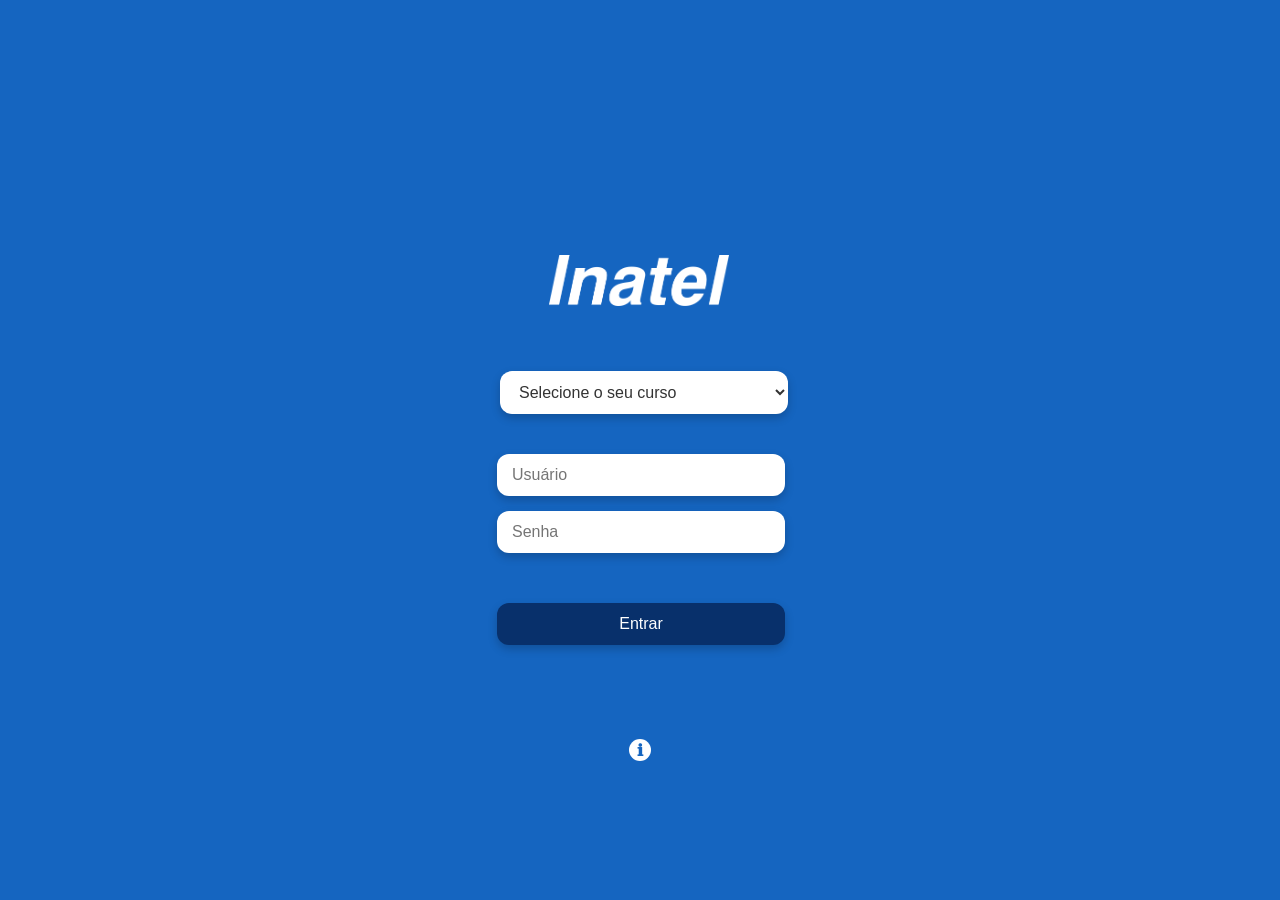
<file: login.html>
<!DOCTYPE html>
<html lang="pt-BR">
<head>
    <meta charset="UTF-8">
    <meta name="viewport" content="width=device-width, initial-scale=1.0">
    <title>Login</title>
    <link rel="stylesheet" href="login.css">
</head>
<body>

<div class="login-container">

    <img src="img/Inatel Branco.png" alt="Logo" class="logo">

    <form id="loginForm">

            <div id="filtros">
       
        
        <select id="filtroCurso">

            <option value="todos">Selecione o seu curso</option>

            <option value="Engenharia de Software">
                Engenharia de Software
            </option>

            <option value="Engenharia Elétrica">
                Engenharia Elétrica
            </option>

            <option value="Engenharia de Computação">
                Engenharia de Computação
            </option>

            <option value="Engenharia de Telecomunicações">
                Engenharia de Telecomunicações
            </option>

            <option value="Engenharia de Automação">
                Engenharia de Automação
            </option>

            <option value="Engenharia de Produção">
                Engenharia de Produção
            </option>

        </select>

    </div>

        <input
            type="text"
            id="usuario"
            placeholder="Usuário"
            required
        >

        <input
            type="password"
            id="senha"
            placeholder="Senha"
            required
        >

        <p id="mensagem"></p>

        <button type="submit">Entrar</button>

    </form>

</div>

<div class="info-container">
    <span class="info-icon">&#8505;</span>

    <div class="tooltip">
        Professor, a ideia é usar o próprio login do usuário na rede Inatel aqui. <br> <br>
        Criei essa parte de login para ter uma imersão mais realista da aplicação. <br> <br>
        Além disso, seria por aqui que diferenciaremos Aluno e Empresa. Pois empresas não precisariam de curso e teriam nome próprio, ao invés de números. <br> <br>
        Usuário: 123 <br>
        Senha: 547662 <br> <br>
        <br>
        Não há necessidade de colocar curso, seu login é diferente rs.<br><br>
        Espero que goste!
    </div>
</div>

<script src="login.js"></script>

</body>
</html>
</file>
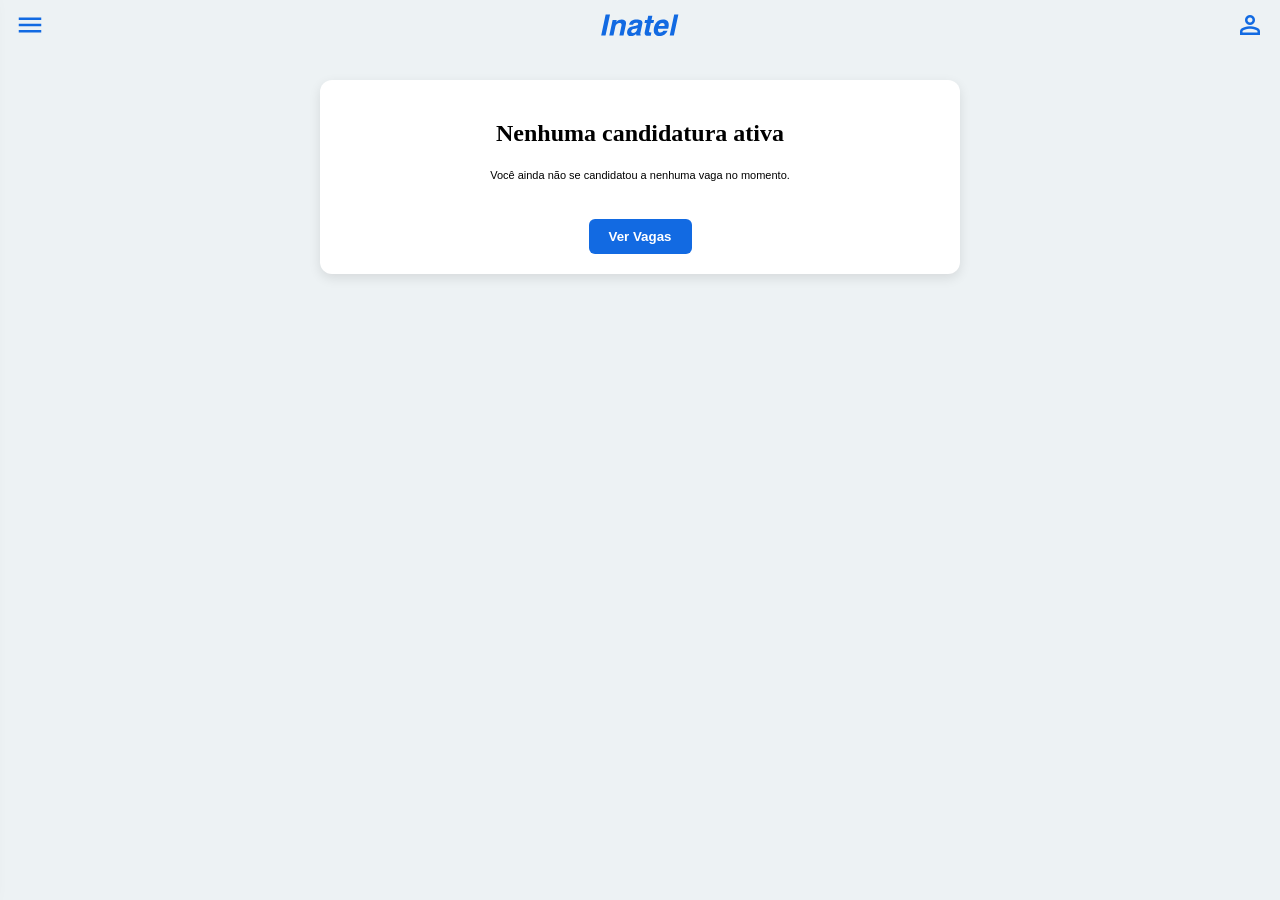
<file: status.html>
<!DOCTYPE html>
<html lang="pt-BR">
<head>
    <meta charset="UTF-8">
    <meta name="viewport" content="width=device-width, initial-scale=1.0">
    <title>Acompanhar Candidatura</title>
    <link href="https://fonts.googleapis.com/css2?family=Material+Symbols+Outlined" rel="stylesheet">
    <link rel="stylesheet" href="style.css">
</head>
<body>

   <div id="menu_overlay" onclick="closeMenu()"></div>

<div id="menu_aba">
    <div class="menu_header">
        <div class="avatar" id="avatarLetra">A</div>

        <div>
          <h3 id="nomeAluno">Aluno</h3>
          <p id="descricaoDoUsuario">Aluno Inatel</p>   
        </div>
    </div>

    <div class="menu_item" onclick="voltarPaginaPrincipal()">
        <span class="material-symbols-outlined">home</span>
        Início
    </div>

    <div class="menu_item" onclick="goToVagas()">
        <span class="material-symbols-outlined">work</span>
        Vagas
    </div>

    <div class="menu_item" onclick="goToVagasAplicadas()">
        <span class="material-symbols-outlined">pending_actions</span>
        Vagas Aplicadas    
    </div>

    <div class="menu_item" onclick="deslogar()">
      <span class="material-symbols-outlined"> logout </span>
      Deslogar
    </div>

        <div class="grupo-temas">
        <div class="menu_item" onclick="temaInatel()">
           <span class="material-symbols-outlined">palette</span>
           Tema Inatel
        </div>

        <div class="menu_item" onclick="temaLim()">
            <span class="material-symbols-outlined">eco</span>
            Tema Limão
        </div>

        <div class="menu_item" onclick="temaDark()">
           <span class="material-symbols-outlined">dark_mode</span>
           Tema Dark
       </div>

    </div>
</div>

    <header id="head">   
        <div id="menu" onclick="openMenu()"><span class="material-symbols-outlined icoG">
    menu
    </span></div>

        <div id="logo"><svg class="svg_logo" xmlns="http://www.w3.org/2000/svg" viewBox="100 150 390 116"><path class="path_logo" d="M127.455,156.988h21.287l-21.859,102.835H105.69L127.455,156.988L127.455,156.988z M225.618,208.048	l-10.941,51.775H194.51l9.726-45.911c0.286-1.168,0.477-2.312,0.62-3.456c0.143-1.144,0.214-2.145,0.214-3.027	c0-2.86-0.834-4.982-2.527-6.412c-1.668-1.407-4.147-2.122-7.461-2.122c-5.078,0-9.392,1.406-12.968,4.219 c-3.552,2.836-5.888,6.698-6.96,11.633l-9.559,45.076h-20.31l16.186-75.946h19.905l-2.002,9.559 c3.957-3.886,8.105-6.794,12.491-8.701c4.362-1.907,9.011-2.86,13.945-2.86c6.508,0,11.656,1.501,15.447,4.529 c3.79,3.027,5.697,7.151,5.697,12.372c0,1.239-0.096,2.55-0.286,3.933S226.143,205.855,225.618,208.048L225.618,208.048z	 M282.709,222.636c-3.29,1.455-7.318,2.646-12.038,3.6c-4.744,0.954-7.557,1.55-8.438,1.788c-3.218,0.978-5.674,2.526-7.414,4.648	c-1.716,2.122-2.574,4.672-2.574,7.652c0,2.074,0.739,3.719,2.24,4.887c1.478,1.168,3.552,1.74,6.222,1.74	c5.078,0,9.487-1.574,13.206-4.721s6.15-7.342,7.271-12.61L282.709,222.636L282.709,222.636z M306.333,202.613l-9.154,43.145	c-0.238,1.313-0.405,2.432-0.524,3.361s-0.167,1.717-0.167,2.385c0,1.168,0.167,2.098,0.548,2.789 c0.381,0.715,1.049,1.406,2.026,2.098l-0.763,3.432h-21.025c-0.048-0.285-0.143-0.643-0.286-1.119	c-0.381-1.813-0.572-3.076-0.572-3.768c0-0.428,0.048-1,0.119-1.715c0.072-0.74,0.167-1.574,0.31-2.551	c-3.218,3.861-7.032,6.793-11.49,8.818c-4.458,2.027-9.344,3.053-14.708,3.053c-5.721,0-10.274-1.455-13.659-4.338	c-3.361-2.885-5.054-6.771-5.054-11.658c0-9.51,2.574-16.876,7.724-22.097c5.125-5.197,13.206-8.629,24.171-10.25	c1.788-0.287,4.195-0.645,7.271-1.049c10.131-1.168,15.185-4.53,15.185-10.108c0-2.098-0.834-3.623-2.527-4.577	c-1.669-0.954-4.338-1.43-8.033-1.43c-4.195,0-7.581,0.93-10.131,2.813c-2.574,1.883-4.052,4.529-4.481,7.914h-19.166	c1.359-8.2,5.292-14.684,11.824-19.451c6.507-4.768,14.731-7.151,24.672-7.151c8.987,0,15.971,1.454,20.954,4.362	s7.484,6.984,7.484,12.205c0,0.834-0.047,1.668-0.143,2.503C306.642,201.063,306.5,201.874,306.333,202.613L306.333,202.613z	 M335.081,163.281h20.31l-4.338,20.595h12.634l-3.004,14.303h-12.776l-8.844,42.026c0,0.238-0.048,0.547-0.144,0.93	c-0.095,0.404-0.144,0.668-0.144,0.811c0,1.119,0.549,1.93,1.67,2.406c1.119,0.502,3.051,0.74,5.792,0.74h4.409l-3.289,15.303	c-1.168,0.049-2.717,0.096-4.672,0.145c-3.528,0.094-5.84,0.143-6.913,0.143c-6.508,0-11.18-0.883-14.017-2.646	c-2.837-1.787-4.267-4.672-4.267-8.678c0-1.119,0.118-2.455,0.357-4.051c0.214-1.574,0.596-3.6,1.12-6.08l8.701-41.048h-10.752	l3.004-14.303h10.895L335.081,163.281L335.081,163.281z M432.339,227.213H383.4c-0.167,1.025-0.311,2.026-0.405,3.004	s-0.144,1.835-0.144,2.574c0,4.1,0.978,7.199,2.956,9.297s4.911,3.146,8.772,3.146c3.266,0,6.031-0.668,8.344-1.979	c2.313-1.334,4.434-3.48,6.389-6.46h20.309c-3.576,7.962-8.914,14.208-16.018,18.761c-7.105,4.553-14.994,6.842-23.695,6.842	c-8.63,0-15.424-2.551-20.43-7.676c-5.006-5.127-7.508-12.016-7.508-20.692c0-6.197,1.096-12.609,3.289-19.236	c2.17-6.627,5.077-12.325,8.725-17.092c4.172-5.435,9.059-9.559,14.588-12.348c5.531-2.789,11.633-4.195,18.283-4.195	c8.939,0,15.924,2.36,20.955,7.104c5.029,4.72,7.531,11.275,7.531,19.666c0,2.193-0.213,4.696-0.666,7.534	C434.246,218.322,433.458,222.232,432.339,227.213L432.339,227.213z M414.46,213.912c0.143-1.119,0.262-2.098,0.334-2.955	c0.07-0.858,0.096-1.55,0.096-2.05c0-3.385-0.979-6.031-2.957-7.914s-4.768-2.813-8.344-2.813c-4.146,0-7.676,1.335-10.607,4.005	s-5.172,6.579-6.697,11.728H414.46L414.46,213.912z M461.826,156.988h20.311l-21.932,102.835h-20.262L461.826,156.988	L461.826,156.988z"></path></svg></div>
        <div id="perfil"><span class="material-symbols-outlined icoG">Person</span></div>
    </header>



    <div class="container-status" id="tela-status">
        </div>

    <script src="status.js"> </script>
</body>
</html>
</file>
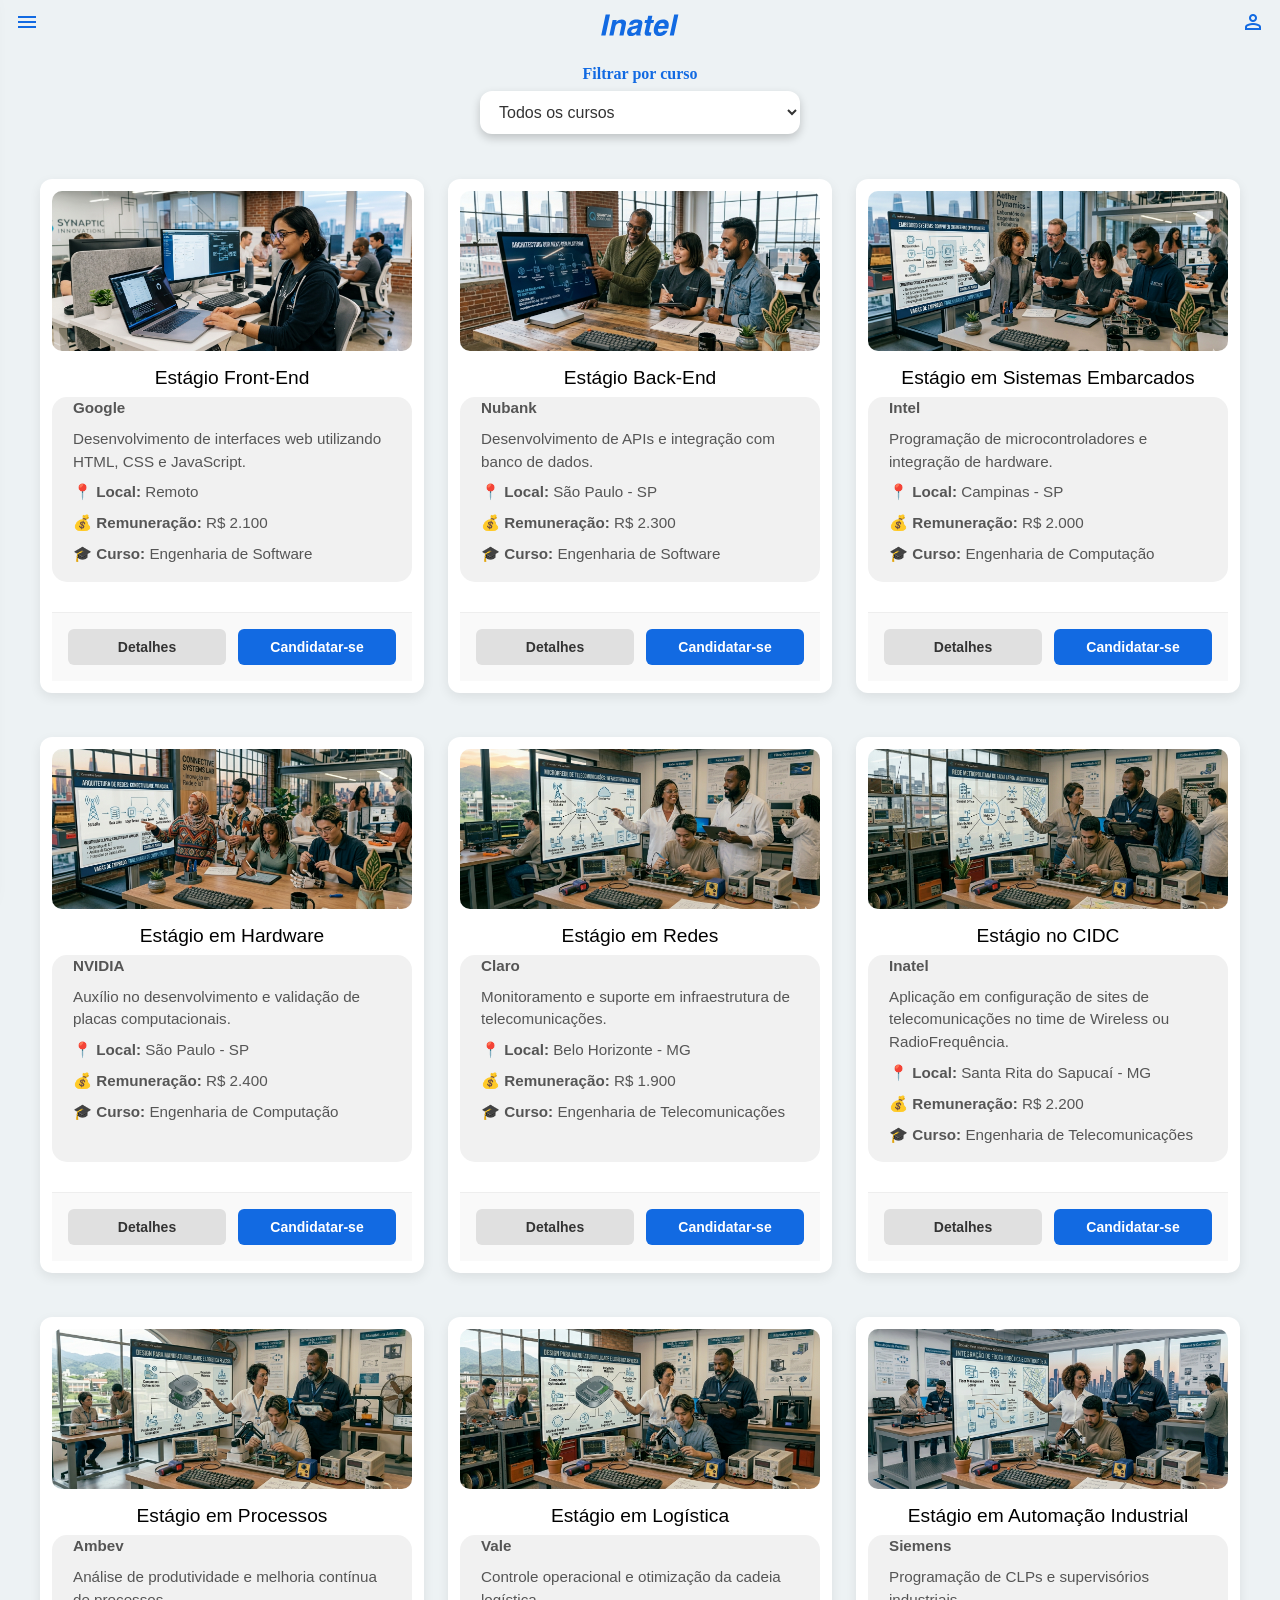
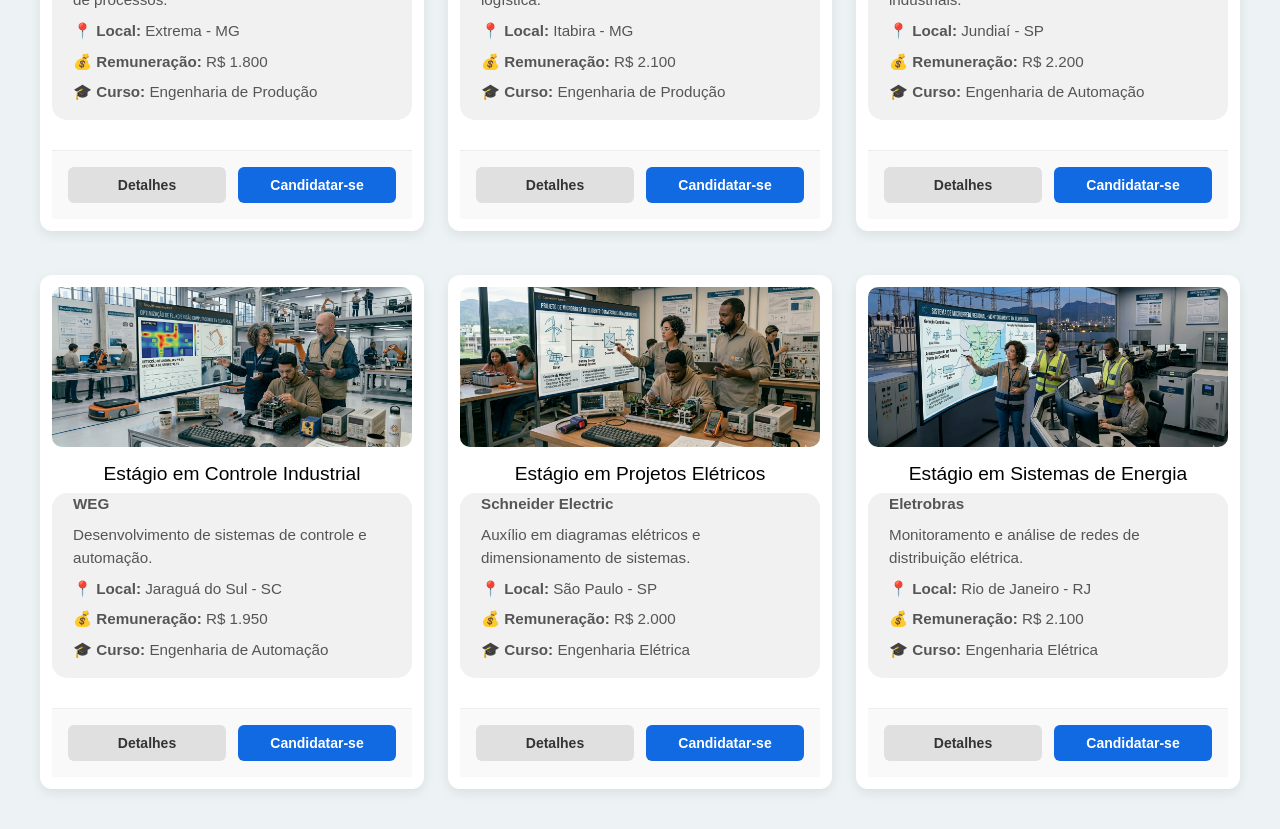
<file: vagas.html>
<!DOCTYPE html>
<html lang="pt-BR">
<head>
    <meta charset="UTF-8">
    <meta name="viewport" content="width=device-width, initial-scale=1.0">
    <title>Vagas Inatel</title>
    <link rel="stylesheet" href="style.css">
    <link href="https://fonts.googleapis.com/css2?family=Material+Symbols+Outlined" rel="stylesheet">

</head>


<body>


    <div id="menu_overlay" onclick="closeMenu()"></div>

<div id="menu_aba">
    <div class="menu_header">
        <div class="avatar" id="avatarLetra">A</div>

        <div>
          <h3 id="nomeAluno">Aluno</h3>
          <p id="descricaoDoUsuario">Aluno Inatel</p>
        </div>
    </div>

    <div class="menu_item" onclick="voltarPaginaPrincipal()">
        <span class="material-symbols-outlined">home</span>
        Início
    </div>

    <div class="menu_item" onclick="goToVagas()">
        <span class="material-symbols-outlined">work</span>
        Vagas
    </div>

    <div class="menu_item" onclick="goToVagasAplicadas()">
        <span class="material-symbols-outlined">pending_actions</span>
        Vagas Aplicadas    
    </div>

    <div class="menu_item" onclick="deslogar()">
      <span class="material-symbols-outlined"> logout </span>
      Deslogar
    </div>

        <div class="grupo-temas">
        <div class="menu_item" onclick="temaInatel()">
           <span class="material-symbols-outlined">palette</span>
           Tema Inatel
        </div>

        <div class="menu_item" onclick="temaLim()">
            <span class="material-symbols-outlined">eco</span>
            Tema Limão
        </div>

        <div class="menu_item" onclick="temaDark()">
           <span class="material-symbols-outlined">dark_mode</span>
           Tema Dark
       </div>

    </div>
    
</div>

    <header id="head">   
        <div id="menu" onclick="openMenu()"><span class="material-symbols-outlined icoG">
    menu
    </span></div>

        <div id="logo"><svg class="svg_logo" xmlns="http://www.w3.org/2000/svg" viewBox="100 150 390 116"><path class="path_logo" d="M127.455,156.988h21.287l-21.859,102.835H105.69L127.455,156.988L127.455,156.988z M225.618,208.048	l-10.941,51.775H194.51l9.726-45.911c0.286-1.168,0.477-2.312,0.62-3.456c0.143-1.144,0.214-2.145,0.214-3.027	c0-2.86-0.834-4.982-2.527-6.412c-1.668-1.407-4.147-2.122-7.461-2.122c-5.078,0-9.392,1.406-12.968,4.219 c-3.552,2.836-5.888,6.698-6.96,11.633l-9.559,45.076h-20.31l16.186-75.946h19.905l-2.002,9.559 c3.957-3.886,8.105-6.794,12.491-8.701c4.362-1.907,9.011-2.86,13.945-2.86c6.508,0,11.656,1.501,15.447,4.529 c3.79,3.027,5.697,7.151,5.697,12.372c0,1.239-0.096,2.55-0.286,3.933S226.143,205.855,225.618,208.048L225.618,208.048z	 M282.709,222.636c-3.29,1.455-7.318,2.646-12.038,3.6c-4.744,0.954-7.557,1.55-8.438,1.788c-3.218,0.978-5.674,2.526-7.414,4.648	c-1.716,2.122-2.574,4.672-2.574,7.652c0,2.074,0.739,3.719,2.24,4.887c1.478,1.168,3.552,1.74,6.222,1.74	c5.078,0,9.487-1.574,13.206-4.721s6.15-7.342,7.271-12.61L282.709,222.636L282.709,222.636z M306.333,202.613l-9.154,43.145	c-0.238,1.313-0.405,2.432-0.524,3.361s-0.167,1.717-0.167,2.385c0,1.168,0.167,2.098,0.548,2.789 c0.381,0.715,1.049,1.406,2.026,2.098l-0.763,3.432h-21.025c-0.048-0.285-0.143-0.643-0.286-1.119	c-0.381-1.813-0.572-3.076-0.572-3.768c0-0.428,0.048-1,0.119-1.715c0.072-0.74,0.167-1.574,0.31-2.551	c-3.218,3.861-7.032,6.793-11.49,8.818c-4.458,2.027-9.344,3.053-14.708,3.053c-5.721,0-10.274-1.455-13.659-4.338	c-3.361-2.885-5.054-6.771-5.054-11.658c0-9.51,2.574-16.876,7.724-22.097c5.125-5.197,13.206-8.629,24.171-10.25	c1.788-0.287,4.195-0.645,7.271-1.049c10.131-1.168,15.185-4.53,15.185-10.108c0-2.098-0.834-3.623-2.527-4.577	c-1.669-0.954-4.338-1.43-8.033-1.43c-4.195,0-7.581,0.93-10.131,2.813c-2.574,1.883-4.052,4.529-4.481,7.914h-19.166	c1.359-8.2,5.292-14.684,11.824-19.451c6.507-4.768,14.731-7.151,24.672-7.151c8.987,0,15.971,1.454,20.954,4.362	s7.484,6.984,7.484,12.205c0,0.834-0.047,1.668-0.143,2.503C306.642,201.063,306.5,201.874,306.333,202.613L306.333,202.613z	 M335.081,163.281h20.31l-4.338,20.595h12.634l-3.004,14.303h-12.776l-8.844,42.026c0,0.238-0.048,0.547-0.144,0.93	c-0.095,0.404-0.144,0.668-0.144,0.811c0,1.119,0.549,1.93,1.67,2.406c1.119,0.502,3.051,0.74,5.792,0.74h4.409l-3.289,15.303	c-1.168,0.049-2.717,0.096-4.672,0.145c-3.528,0.094-5.84,0.143-6.913,0.143c-6.508,0-11.18-0.883-14.017-2.646	c-2.837-1.787-4.267-4.672-4.267-8.678c0-1.119,0.118-2.455,0.357-4.051c0.214-1.574,0.596-3.6,1.12-6.08l8.701-41.048h-10.752	l3.004-14.303h10.895L335.081,163.281L335.081,163.281z M432.339,227.213H383.4c-0.167,1.025-0.311,2.026-0.405,3.004	s-0.144,1.835-0.144,2.574c0,4.1,0.978,7.199,2.956,9.297s4.911,3.146,8.772,3.146c3.266,0,6.031-0.668,8.344-1.979	c2.313-1.334,4.434-3.48,6.389-6.46h20.309c-3.576,7.962-8.914,14.208-16.018,18.761c-7.105,4.553-14.994,6.842-23.695,6.842	c-8.63,0-15.424-2.551-20.43-7.676c-5.006-5.127-7.508-12.016-7.508-20.692c0-6.197,1.096-12.609,3.289-19.236	c2.17-6.627,5.077-12.325,8.725-17.092c4.172-5.435,9.059-9.559,14.588-12.348c5.531-2.789,11.633-4.195,18.283-4.195	c8.939,0,15.924,2.36,20.955,7.104c5.029,4.72,7.531,11.275,7.531,19.666c0,2.193-0.213,4.696-0.666,7.534	C434.246,218.322,433.458,222.232,432.339,227.213L432.339,227.213z M414.46,213.912c0.143-1.119,0.262-2.098,0.334-2.955	c0.07-0.858,0.096-1.55,0.096-2.05c0-3.385-0.979-6.031-2.957-7.914s-4.768-2.813-8.344-2.813c-4.146,0-7.676,1.335-10.607,4.005	s-5.172,6.579-6.697,11.728H414.46L414.46,213.912z M461.826,156.988h20.311l-21.932,102.835h-20.262L461.826,156.988	L461.826,156.988z"></path></svg></div>
        <div id="perfil"><span class="material-symbols-outlined icoG">Person</span></div>
    </header>


    
    <div id="filtros">
        <label for="filtroCurso">Filtrar por curso</label>
        
        <select id="filtroCurso">

            <option value="todos">Todos os cursos</option>

            <option value="Engenharia de Software">
                Engenharia de Software
            </option>

            <option value="Engenharia Elétrica">
                Engenharia Elétrica
            </option>

            <option value="Engenharia de Computação">
                Engenharia de Computação
            </option>

            <option value="Engenharia de Telecomunicações">
                Engenharia de Telecomunicações
            </option>

            <option value="Engenharia de Automação">
                Engenharia de Automação
            </option>

            <option value="Engenharia de Produção">
                Engenharia de Produção
            </option>

        </select>

    </div>

    <div id="container-vagas"></div>


    
    <div id="modalDetalhes" class="modal">
        <div class="modal-conteudo">
            <span class="fechar">&times;</span>

            <h2>Detalhes da vaga</h2>

            <p id="textoDetalhes"></p>
        </div>
    </div>


    <div id="modalCandidatura" class="modal">

        <div class="modal-conteudo">

            <span class="fechar-candidatura">&times;</span>

            <h2>Candidatura</h2>

            <p>Anexe seu currículo:</p>

            <input type="file" id="curriculo" accept=".pdf,.doc,.docx">

            <br><br>

            <button id="btnEnviarCurriculo">
                Enviar candidatura
            </button>

        </div>

    </div>

    <div id="modalSucesso" class="modal">

    <div class="modal-sucesso">

        <div class="icone-sucesso">✓</div>

        <h2>Candidatura enviada!</h2>

        <p>Seu currículo foi enviado com sucesso. <br> Você pode acompanhar o status da sua candidatura
            na aba <strong> "Vagas Aplicadas". </strong>  </p>

        <button onclick="fecharSucesso()">
            OK
        </button>

    </div>

</div>

    <div id="modalErro" class="modal">

        <div class="modal-erro">

            <div class="icone-erro">!</div>

            <h2>Currículo não selecionado</h2>

            <p>Por favor, selecione um currículo antes de enviar sua candidatura.</p>

            <button onclick="fecharErro()">
                Entendi
            </button>

        </div>

    </div>
    

</body>

<script src="vagas.js"></script>
</html>
</file>
<file: login.css>
*{
    margin: 0;
    margin-left: 10px;
    padding: 0;
    box-sizing: border-box;
    font-family: Arial, Helvetica, sans-serif;
}

body{
    height: 100vh;
    display: flex;
    justify-content: center;
    align-items: center;
    background-color: #1565c0;
}

.login-container{
    display: flex;
    flex-direction: column;
    align-items: center;
    gap: 20px;
}

.logo{
    width: 180px;
    margin-bottom: 20px;
}

form{
    display: flex;
    flex-direction: column;
    gap: 15px;
    width: 320px;
}

input{
    padding: 14px;
    border: none;
    border-radius: 8px;
    font-size: 16px;
}

input:focus{
    outline: 2px solid #ffffff;
}

#mensagem{
    min-height: 20px;
    text-align: center;
    font-weight: bold;
}

.info-container{
    position: relative;
    display: inline-block;
    bottom: -300px;
    right: 190px;
}

.info-icon{
    width: 22px;
    height: 22px;
    border-radius: 50%;
    background-color: #ffffff;
    color: #1565c0;
    font-weight: bold;
    display: flex;
    justify-content: center;
    align-items: center;
    cursor: pointer;
    user-select: none;
}

.tooltip{
    position: absolute;
    bottom: 130%;
    left: 50%;
    transform: translateX(-50%);
    width: 250px;
    padding: 10px;
    background-color: rgba(0,0,0,0.85);
    color: white;
    font-size: 14px;
    text-align: center;
    border-radius: 8px;
    opacity: 0;
    visibility: hidden;
    transition: 0.3s;
}

.tooltip::after{
    content: "";
    position: absolute;
    top: 100%;
    left: 50%;
    transform: translateX(-50%);
    border-width: 6px;
    border-style: solid;
    border-color: rgba(0,0,0,0.85) transparent transparent transparent;
}

.info-container:hover .tooltip{
    opacity: 1;
    visibility: visible;
}

#filtros {
    width: 100%;
    display: flex;
    flex-direction: column;
    align-items: center;
    margin: 25px 0;
}

#filtros label {
    color: var(--cor-click);
    font-size: 1rem;
    font-weight: 600;
    margin-bottom: 8px;
}


#filtroCurso{
    width: 320px;
    max-width: 90%;
    padding: 12px 15px;
    font-size: 1rem;
    border: none;
    border-radius: 12px;
    background: white;
    color: #333;
    box-shadow: 0 4px 10px rgba(0,0,0,0.2);
    cursor: pointer;
    transition: all 0.3s ease;
}

#loginForm input{
    margin-left: 18px;
    width: 320px;
    max-width: 90%;
    padding: 12px 15px;
    font-size: 1rem;
    border: none;
    border-radius: 12px;
    background: white;
    color: #333;
    box-shadow: 0 4px 10px rgba(0,0,0,0.2);
    cursor: pointer;
    transition: all 0.3s ease;
}

#loginForm button{
    margin-left: 18px;
    width: 320px;
    max-width: 90%;
    padding: 12px 15px;
    font-size: 1rem;
    border: none;
    border-radius: 12px;
    background: #08306b;
    color: white;
    box-shadow: 0 4px 10px rgba(0,0,0,0.2);
    cursor: pointer;
    transition: all 0.3s ease;
}

#filtroCurso:hover {
    transform: translateY(-2px);
    box-shadow: 0 6px 15px rgba(0,0,0,0.25);
}

#filtroCurso:focus {
    outline: none;
    border: 2px solid var(--cor-click);
    box-shadow: 0 0 10px var(--cor-click);
}
</file>
<file: style.css>
:root {
  --cor-click: #126ae2; /* Click */
  --cor-sombra: #0a599b; /* Azul Escuro */
  --cor-text: black; /* Preto */
  --cor-back1: #edf2f4; /* Azul claro */
  --cor-back2: #6a937a; /* Verde Escuro */
  
  --md-sys-color-primary: #126ae2;
  --md-sys-color-on-primary: #FFFFFF;
  --md-sys-color-primary-container: #edf2f4;
  --md-sys-color-on-primary-container: #002020;
  
  --frequencia: #126ae2;
  --nota: #126ae2;
  --prova: #126ae2;
  
  
}

body {
  margin: 0px;
  background-color: var(--cor-back1);
}

@import url(https://fonts.googleapis.com/css?family=Arimo);

header {
  position: sticky;
  height: 40px;
  top: 0px;
  left: 0px;
  right: 0px;
  z-index: 9;
  background-color: var(--cor-back1);
}

#menu {
  position: absolute;
  left: 0px;
  top: 10px;
  margin-left: 15px;
  cursor: pointer;
}

#menu:hover{
    scale: 1.3;
    transition: .3s ease;
}

#logo {
  position: absolute;
  top: 13px;
  left: 50%;
  transform: translate(-50%);
}

.svg_logo{
  width: 80px;
}

.path_logo{
  fill: var(--cor-click);
}

#perfil {
  position: absolute;
  right: 0px;
  top: 10px;
  margin-right: 15px;
}

#mensagens {
  position: relative;
  background-color: white;
  top: 0px;
  left: 0px;
  right: 0px;
  padding: 15px;
  margin: 20px;
  border-radius: 10px;
  box-shadow: 0px 4px 8px rgba(0, 0, 0, 0.1);
}

#user_name {
  display: block;
  font-size: 17pt;
}

#mns_box {
  position: relative;
  top: 0px;
  left: 0px;
  right: 0px;
  margin-top:5px;
}

#icon {
  width: 18px;
  display: inline-block;
  vertical-align: top;
  margin-top: 5px;
}

#mns {
  margin-top: 6px;
  padding: 5px;
  width: 80%;
  display: inline-block;
}

.material-symbols-outlined {
  color: var(--cor-click);
  font-variation-settings:
  'FILL' 0,
  'wght' 400,
  'GRAD' 0,
  'opsz' 24
}

.icoG {
  font-size: 30px;
}

.icoP {
  font-size: 18px;
}

.font {
  font-family: "Arimo", sans-serif;
  font-optical-sizing: auto;
  font-weight: normal;
  font-style: normal;
  font-size: 11px;
  color: var(--cor-text)
}

#menu_overlay{
    position: fixed;
    inset: 0;
    background: rgba(0,0,0,.4);
    backdrop-filter: blur(3px);
    display: none;
    z-index: 998;
}

#menu_aba{
    position: fixed;
    top: 0;
    left: -280px;
    width: 260px;
    height: 100vh;
    background: white;
    box-shadow: 5px 0 20px rgba(0,0,0,.15);
    transition: .3s ease;
    z-index: 999;
    display: flex;
    flex-direction: column;
}

#menu_aba.open{
    left: 0;
}

.menu_header{
    padding: 25px;
    background: var(--cor-click);
    color: white;
    display: flex;
    align-items: center;
    gap: 15px;
}

.avatar{
    width: 55px;
    height: 55px;
    border-radius: 50%;
    background: white;
    color: var(--cor-click);
    display: flex;
    justify-content: center;
    align-items: center;

    font-size: 22px;
    font-weight: bold;
}

.menu_item{
    display: flex;
    align-items: center;
    gap: 15px;
    padding: 18px 25px;
    cursor: pointer;
    font-family: Arimo;
    font-size: 16px;
    transition: .2s;
}

.menu_item:hover{
    background: rgba(18,106,226,.08);
    color: var(--cor-click);
}

.menu_item span{
    font-size: 22px;
}

#componente {
  position: relative;
  background-color: white;
  top: 0px;
  left: 0px;
  right: 0px;
  border-radius: 10px;
  box-shadow: 0px 4px 8px rgba(0, 0, 0, 0.1);
}




h3 {
  font-family: "Arimo", sans-serif;
  font-optical-sizing: auto;
  font-weight: normal;
  font-style: normal;
  font-size: 14px;
  color: var(--cor-text);
  padding-left: 5px;
  padding-right: 5px
}

p {
  font-family: "Arimo", sans-serif;
  font-optical-sizing: auto;
  font-weight: normal;
  font-style: normal;
  font-size: 11px;
  color: var(--cor-text);
  line-height: 1.5;
  orphans: 3;
  padding-left: 5px;
  padding-right: 5px
}

.carousel-container {
    position: relative;
    overflow: hidden;
    background-color: white;
    border-radius: 10px;
    margin: 20px;
    box-shadow: 0px 4px 8px rgba(0, 0, 0, 0.1);
  
}

.carousel {
    display: flex;
    transition: transform 0.5s ease-in-out;
}

.card {
    min-width: 100%;
    text-align: center;
}

.card img {
    width: 100%;
    border-top-right-radius: 10px;
    border-top-left-radius: 10px;
}

.info {
    padding: 10px
}

.icon {
    font-size: 15px;
    margin-left: 5px;
    margin-right: 2px;
    width: 18px;
    display: inline-block;
    vertical-align: middle
}

#prevBtn,
#nextBtn {
    position: absolute;
    top: 30%;
    transform: translateY(-50%);
    background: rgba(0, 0, 0, 0.5);
    color: white;
    border: none;
    padding: 10px;
    cursor: pointer;
    font-size: 10px;
}

#prevBtn { left: 10px; }
#nextBtn { right: 10px; }


.comp-aula {
  position: relative;
  background-color: white;
  top: 0px;
  left: 0px;
  right: 0px;
  padding: 15px;
  margin: 20px;
  border-radius: 10px;
  box-shadow: 0px 4px 8px rgba(0, 0, 0, 0.1);
}

.titulo_aula {
  font-family: "Arimo", sans-serif;
  font-optical-sizing: auto;
  font-weight: bold;
  font-style: normal;
  font-size: 15px;
  color: var(--cor-text);
  padding-left: 5px;
  padding-right: 5px;
  white-space: nowrap;
  overflow: hidden;
  text-overflow: ellipsis;
}

.lables {
  display: flex;
  justify-content: space-between;
}

.lable-prova {
  background-color: var(--prova);
  padding: 7px;
  padding-right: 15px;
  padding-left: 15px;
  margin-right: 10px;
  border-radius: 500px;
  text-align: center
}

.lable-frequencia {
  background-color: var(--frequencia);
  padding: 7px;
  padding-right: 15px;
  padding-left: 15px;
  margin-right: 10px;
  border-radius: 500px;
}

.lable-nota {
  background-color: var(--prova);
  padding: 7px;
  padding-right: 15px;
  padding-left: 15px;
  margin-right: 10px;
  border-radius: 500px;
}

.p_lable {
  font-family: "Arimo", sans-serif;
  font-optical-sizing: auto;
  font-weight: normal;
  font-style: normal;
  font-size: 11px;
  color: white;
  
  white-space: nowrap;
  overflow: hidden;
  text-overflow: ellipsis;
}

.botaoVoltar{
  width: 50px;
  border-radius: 16px;
}

/* 
=-=-=-=-=-=-=-=- Sobre a estilização da página de vagas =-=-=-=-=-=-=-=-
*/

#container-vagas {
    padding: 15px;
}

.card-vaga {
    background-color: white;
    border-radius: 10px;
    padding: 12px;
    margin-bottom: 20px;

    box-shadow: 0px 4px 8px rgba(0,0,0,0.1);
}

.card-vaga img {
    width: 100%;
    height: 180px;
    object-fit: cover;
    border-radius: 10px;
}

/* Nome da vaga */

.card-vaga h3 {
    text-align: center;
    margin-top: 15px;
    margin-bottom: 15px;
    font-size: 20px;
}

.card-vaga p{
  font-size: 14px;
}

.card-vaga .descricao {
    background-color: #f1f1f1;
    padding: 12px;
    border-radius: 15px;
    margin-bottom: 15px;
}

.card-vaga .empresa {
    font-weight: bold;
}

.card-vaga .info {
    margin-top: 5px;
}

.botoes-vaga {
    display: flex;
    justify-content: flex-end;
    gap: 10px;
    margin-top: 15px;
}

.btn-detalhes {
    border: none;
    background-color: #d9d9d9;
    padding: 8px 30px;
    font-size: 14px;
    border-radius: 20px;
    cursor: pointer;
}

.btn-candidatar {
    border: none;
    background-color: var(--cor-click);
    color: white;
    padding: 8px 15px;
    font-size: 14px;
    border-radius: 20px;
    cursor: pointer;
}

/* 
=-=-=-=-=-=-=-=- Sobre a estilização do pop up de janela de candidatar-se =-=-=-=-=-=-=-=-
*/
.modal {
  display: none;
  position: fixed;
  top: 0;
  left: 0;
  width: 100%;
  height: 100%;
  background-color: rgba(0,0,0,0.5);
  justify-content: center;
  align-items: center;
  z-index: 1000;
}

.modal-conteudo {
  background-color: white;
  padding: 20px;
  border-radius: 10px;
  width: 80%;
  max-width: 500px;
  position: relative;
}

.fechar {
  position: absolute;
  right: 15px;
  top: 10px;
  font-size: 25px;
  cursor: pointer;
}   


#filtros {
    width: 100%;
    display: flex;
    flex-direction: column;
    align-items: center;
    margin: 25px 0;
}

#filtros label {
    color: var(--cor-click);
    font-size: 1rem;
    font-weight: 600;
    margin-bottom: 8px;
}


#filtroCurso {
    width: 320px;
    max-width: 90%;
    padding: 12px 15px;
    font-size: 1rem;
    border: none;
    border-radius: 12px;
    background: white;
    color: #333;
    box-shadow: 0 4px 10px rgba(0,0,0,0.2);
    cursor: pointer;
    transition: all 0.3s ease;
}

#filtroCurso:hover {
    transform: translateY(-2px);
    box-shadow: 0 6px 15px rgba(0,0,0,0.25);
}

#filtroCurso:focus {
    outline: none;
    border: 2px solid var(--cor-click);
    box-shadow: 0 0 10px var(--cor-click);
}



.modal {
    display: none;
    position: fixed;
    inset: 0;
    background: rgba(0, 0, 0, 0.6);
    justify-content: center;
    align-items: center;
    backdrop-filter: blur(5px);
    z-index: 1000;
}

.modal-conteudo {
    background: white;
    width: 90%;
    max-width: 500px;
    padding: 30px;
    border-radius: 20px;
    box-shadow: 0 15px 40px rgba(0,0,0,0.3);
    position: relative;
    animation: aparecer .3s ease;
}

@keyframes aparecer {
    from {
        opacity: 0;
        transform: translateY(-20px);
    }

    to {
        opacity: 1;
        transform: translateY(0);
    }
}

.modal-conteudo h2 {
    color: var(--cor-click);
    margin-bottom: 20px;
    font-size: 2rem;
}

.fechar-candidatura,
.fechar {
    position: absolute;
    right: 15px;
    top: 10px;
    font-size: 28px;
    cursor: pointer;
    color: #666;
    transition: .3s;
}

.fechar-candidatura:hover,
.fechar:hover {
    color: crimson;
    transform: rotate(90deg);
}

#curriculo {
    width: 94%;
    padding: 12px;
    border: 2px dashed var(--cor-click);
    border-radius: 12px;
    background: #f8f8f8;
    cursor: pointer;
}

#btnEnviarCurriculo {
    width: 100%;
    padding: 14px;
    border: none;
    border-radius: 12px;
    background: var(--cor-click);
    color: white;
    font-size: 1rem;
    font-weight: bold;
    cursor: pointer;
    transition: .3s;
}

#btnEnviarCurriculo:hover {
    transform: translateY(-2px);
    box-shadow: 0 5px 15px rgba(0,0,0,.25);
}

#textoDetalhes {
    white-space: pre-line;
    line-height: 1.7;
}
/* 
=-=-=-=-=-=-=-=- Sobre a estilização do pop up de apos se candidatar =-=-=-=-=-=-=-=-
*/


/*  MODAL QUANDO IMPORTA CORRETAMENTE
*/
.modal-sucesso {
    background: white;
    width: 350px;
    padding: 30px;
    border-radius: 20px;
    text-align: center;
    animation: aparecer .3s ease;
    box-shadow: 0 15px 40px rgba(0,0,0,.3);
}

.icone-sucesso {
    width: 80px;
    height: 80px;
    margin: 0 auto 15px;
    border-radius: 50%;
    background: #4CAF50;
    color: white;
    font-size: 45px;
    display: flex;
    justify-content: center;
    align-items: center;
}

.modal-sucesso h2 {
    margin-bottom: 10px;
    color: #333;
}

.modal-sucesso p {
    color: #666;
    margin-bottom: 20px;
}

.modal-sucesso button {
    background: var(--cor-click);
    color: white;
    border: none;
    padding: 12px 30px;
    border-radius: 10px;
    cursor: pointer;
    font-weight: bold;
    transition: .3s;
}

.modal-sucesso button:hover {
    transform: translateY(-2px);
}

/*  MODAL QUANDO IMPORTA ERRONEAMENTE
*/

.modal-erro {
    background: white;
    width: 350px;
    padding: 30px;
    border-radius: 20px;
    text-align: center;
}

.icone-erro {
    width: 80px;
    height: 80px;
    margin: 0 auto 15px;
    border-radius: 50%;
    background: #e53935;
    color: white;
    font-size: 45px;
    display: flex;
    justify-content: center;
    align-items: center;
}

.modal-erro button {
    background: #e53935;
    color: white;
    border: none;
    padding: 12px 30px;
    border-radius: 10px;
    cursor: pointer;
}


/* Container que envolve todos os cards */
#container-vagas {
    display: grid;
    grid-template-columns: repeat(auto-fill, minmax(300px, 1fr));
    gap: 24px;
    padding: 20px;
    max-width: 1200px;
    margin: 0 auto;
}

/* O Card individual */
.card-vaga {
    background-color: #ffffff;
    border-radius: 12px;
    box-shadow: 0 4px 12px rgba(0, 0, 0, 0.08);
    overflow: hidden;
    display: flex;
    flex-direction: column;
    transition: transform 0.2s ease, box-shadow 0.2s ease;
}

.card-vaga:hover {
    transform: translateY(-4px);
    box-shadow: 0 6px 18px rgba(0, 0, 0, 0.12);
}

/* Imagem de topo do card */
.card-vaga img {
    width: 100%;
    height: 160px;
    object-fit: cover;
}

/* Título do cargo/vaga */
.card-vaga h3 {
    font-size: 1.2rem;
    margin: 16px 16px 8px 16px;
    color: var(--cor-text);
}

/* Corpo do texto interno */
.card-vaga .descricao {
    padding: 0 16px 16px 16px;
    flex-grow: 1; /* Garante que os botões fiquem alinhados embaixo mesmo com textos de tamanhos diferentes */
    display: flex;
    flex-direction: column;
    gap: 8px;
}

.card-vaga .empresa {
    font-weight: bold;
    color: var(--md-sys-color-primary);
    margin: 0;
}

.card-vaga .descricao p {
    margin: 0;
    font-size: 0.95rem;
    color: #555;
}

/* Área dos botões */
.card-vaga .botoes-vaga {
    display: flex;
    gap: 12px;
    padding: 16px;
    background-color: #f9f9f9;
    border-top: 1px solid #eee;
}

/* Estilização básica dos botões */
.card-vaga .botoes-vaga button {
    flex: 1;
    padding: 10px;
    border: none;
    border-radius: 6px;
    font-weight: bold;
    cursor: pointer;
    transition: background 0.2s;
}

.btn-detalhes {
    background-color: #e0e0e0;
    color: #333;
}

.btn-detalhes:hover {
    background-color: #d5d5d5;
}

.btn-candidatar {
    background-color: var(--md-sys-color-primary);
    color: white;
}

.btn-candidatar:hover {
    background-color: var(--cor-click);
}

.container-status {
    max-width: 600px;
    margin: 40px auto;
    padding: 20px;
    background: #fff;
    border-radius: 12px;
    box-shadow: 0 4px 12px rgba(0,0,0,0.1);
    text-align: center;
}
.status-badge {
    display: inline-block;
    background-color: #fef3c7;
    color: #d97706;
    padding: 6px 14px;
    border-radius: 20px;
    font-weight: bold;
    margin-top: 15px;
    font-size: 0.95rem;
}
.btn-voltar {
    margin-top: 25px;
    padding: 10px 20px;
    background-color: var(--md-sys-color-primary, #38184C);
    color: white;
    border: none;
    border-radius: 6px;
    cursor: pointer;
    font-weight: bold;
}

.grupo-temas{
    margin-top: auto;
}
</file>
